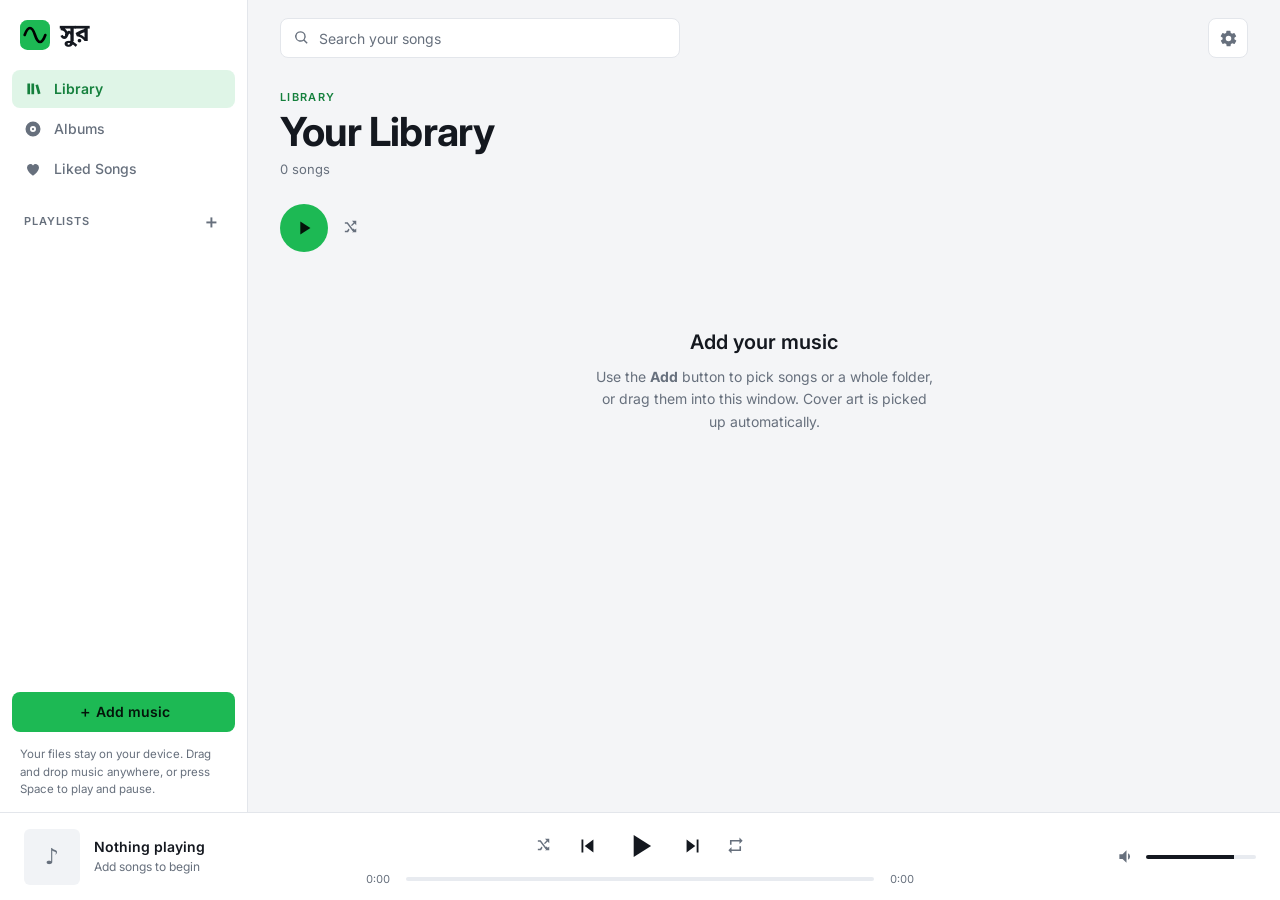
<file: index.html>
<!DOCTYPE html>
<html lang="en">
<head>
<meta charset="utf-8">
<meta name="color-scheme" content="dark light">
<meta name="theme-color" content="#12151a">
<meta name="viewport" content="width=device-width, initial-scale=1, viewport-fit=cover">
<title>সুর</title>
<script>try{var m=localStorage.getItem("sur.theme");if(m!=="light"&&m!=="dark")m="auto";document.documentElement.dataset.theme=m==="auto"?(matchMedia("(prefers-color-scheme:light)").matches?"light":"dark"):m}catch(e){}</script>
<link rel="preconnect" href="https://fonts.googleapis.com"><link href="https://fonts.googleapis.com/css2?family=Inter:wght@400;500;600;700&family=Noto+Sans+Bengali:wght@500;700&display=swap" rel="stylesheet">
<link rel="icon" type="image/svg+xml" href="data:image/svg+xml,%3Csvg xmlns='http://www.w3.org/2000/svg' viewBox='0 0 90 90'%3E%3Crect width='90' height='90' rx='22' fill='%231db954'/%3E%3Cpath d='M14 45C24 17 36 17 45 45S66 73 76 45' fill='none' stroke='black' stroke-width='11' stroke-linecap='round'/%3E%3C/svg%3E">
<link rel="stylesheet" href="style.css">
</head>
<body>
<div id="app">
 <aside id="side">
  <div class="logo"><svg class="mark" viewBox="0 0 90 90" aria-hidden="true"><rect width="90" height="90" rx="22" fill="#1db954"/><path d="M14 45C24 17 36 17 45 45S66 73 76 45" fill="none" stroke="#000" stroke-width="8" stroke-linecap="round"/></svg><span class="lb">সুর</span></div>
  <button class="nav on" data-v="all"><svg viewBox="0 0 24 24"><path d="M4 4h4v16H4zm6 0h4v16h-4zm6 2.5 3.8-1 3.7 13.5-3.9 1z" transform="scale(.9) translate(1 1)"/></svg>Library</button>
  <button class="nav" data-v="albums"><svg viewBox="0 0 24 24"><path d="M12 2a10 10 0 1 0 0 20 10 10 0 0 0 0-20zm0 14a4 4 0 1 1 0-8 4 4 0 0 1 0 8zm0-5.500a1.500 1.500 0 1 0 0 3 1.500 1.500 0 0 0 0-3z"/></svg>Albums</button>
  <button class="nav" data-v="liked"><svg viewBox="0 0 24 24"><path d="M12 21s-8-5.2-8-11a4.5 4.5 0 0 1 8-2.8A4.5 4.5 0 0 1 20 10c0 5.800-8 11-8 11z"/></svg>Liked Songs</button>
  <button class="nav mob" data-v="playlists"><svg viewBox="0 0 24 24"><path d="M3 6h12v2H3zm0 4h12v2H3zm0 4h8v2H3zm13-4v6.5a2.5 2.5 0 1 0 2 2.500V8h3V6h-5z"/></svg>Playlists</button>
  <div class="plh"><span>Playlists</span><button id="newPl" title="New playlist">＋</button></div>
  <div id="pls"></div>
  <button class="add" id="addF">＋ Add music</button>
  <div class="hint">Your files stay on your device. Drag and drop music anywhere, or press Space to play and pause.</div>
  <input type="file" id="fi" accept="audio/*,.mp3,.m4a,.flac,.wav,.ogg,.opus,.aac" multiple hidden>
  <input type="file" id="fd" webkitdirectory multiple hidden>
 </aside>

 <main id="main">
  <div id="drop">Drop music to add it</div>
  <div id="top"><div class="logo mlogo"><svg class="mark" viewBox="0 0 90 90" aria-hidden="true"><rect width="90" height="90" rx="22" fill="#1db954"/><path d="M14 45C24 17 36 17 45 45S66 73 76 45" fill="none" stroke="#000" stroke-width="8" stroke-linecap="round"/></svg><span class="lb">সুর</span></div><div class="sw"><svg viewBox="0 0 24 24"><path d="M10.5 3a7.500 7.500 0 0 1 5.900 12.100l4.300 4.300-1.400 1.400-4.300-4.300A7.500 7.500 0 1 1 10.500 3zm0 2a5.500 5.500 0 1 0 0 11 5.500 5.500 0 0 0 0-11z"/></svg><input id="q" placeholder="Search your songs" type="search"></div><button id="setBtn" aria-label="Settings" title="Settings"><svg viewBox="0 0 24 24"><path d="M19.4 13a7.800 7.800 0 0 0 0-2l2.100-1.600a.5.5 0 0 0 .1-.6l-2-3.500a.5.5 0 0 0-.6-.2l-2.500 1a7.400 7.400 0 0 0-1.700-1l-.4-2.600a.5.500 0 0 0-.5-.4h-4a.5.5 0 0 0-.5.4l-.4 2.600c-.6.300-1.200.600-1.700 1l-2.500-1a.5.5 0 0 0-.6.200l-2 3.500a.5.5 0 0 0 .1.600L4.600 11a7.800 7.800 0 0 0 0 2l-2.100 1.600a.5.5 0 0 0-.1.600l2 3.500c.1.200.4.300.6.200l2.500-1c.5.400 1.100.700 1.700 1l.4 2.600c0 .2.200.4.500.4h4c.3 0 .5-.2.5-.4l.4-2.600c.6-.3 1.200-.6 1.700-1l2.500 1c.2.100.5 0 .6-.2l2-3.500a.5.5 0 0 0-.1-.6zM12 15.500a3.500 3.500 0 1 1 0-7 3.500 3.500 0 0 1 0 7z"/></svg></button><button id="addM" aria-label="Add songs">＋</button></div>
  <div id="hero"><div id="cover">♪</div><div><small>Playlist</small><h1 id="ttl">Your Library</h1><p id="sub">0 songs</p></div></div>
  <div id="actions">
   <button id="big" aria-label="Play"><svg viewBox="0 0 24 24"><path d="M8 5v14l11-7z"/></svg></button>
   <button class="ic" id="shuf2" title="Shuffle"><svg viewBox="0 0 24 24"><path d="M14 4h6v6l-2.300-2.300-3.700 3.700-1.400-1.400 3.700-3.700zM4 6h4l9 12h3v2h-4L7 8H4zm0 12h3l2.300-3.100 1.300 1.700L8.500 20H4zM14 20l2.300-2.300-1.700-1.700 1.400-1.400L18 16.600 20 14.600V20z" transform="scale(.9)"/></svg></button>
   <span id="plact" style="display:none;gap:10px"><button class="pill" id="plren">Rename</button><button class="pill" id="pldel">Delete</button></span>
  </div>
  <div id="list"></div>
 </main>

 <footer id="bar">
  <button id="npc" aria-label="Close player">⌄</button>
  <div id="now"><div class="art" id="nart" >♪</div><div style="min-width:0"><b id="nt">Nothing playing</b><span id="na">Add songs to begin</span></div></div>
  <div id="ctrl">
   <div class="btns">
    <button class="ic" id="shuf" title="Shuffle"><svg viewBox="0 0 24 24"><path d="M14 4h6v6l-2.300-2.300-3.700 3.700-1.400-1.400 3.700-3.700zM4 6h4l9 12h3v2h-4L7 8H4zm0 12h3l2.300-3.100 1.300 1.700L8.500 20H4zM14 20l2.300-2.300-1.700-1.700 1.400-1.400L18 16.600 20 14.600V20z" transform="scale(.9)"/></svg></button>
    <button class="ic" id="prev" title="Previous"><svg viewBox="0 0 24 24"><path d="M6 5h2v14H6zm3.500 7L19 5v14z"/></svg></button>
    <button id="play" title="Play/Pause"><svg viewBox="0 0 24 24"><path d="M8 5v14l11-7z"/></svg></button>
    <button class="ic" id="next" title="Next"><svg viewBox="0 0 24 24"><path d="M16 5h2v14h-2zM5 19V5l9.500 7z"/></svg></button>
    <button class="ic" id="rep" title="Repeat"><svg viewBox="0 0 24 24"><path d="M7 7h10v3l4-4-4-4v3H5v6h2zm10 10H7v-3l-4 4 4 4v-3h12v-6h-2z"/></svg></button>
   </div>
   <div class="seek"><span id="cur">0:00</span><input type="range" id="seek" min="0" max="1000" value="0"><span id="dur">0:00</span></div>
  </div>
  <div id="vol"><button class="ic" id="mute"><svg viewBox="0 0 24 24"><path d="M3 9v6h4l5 5V4L7 9zm13.500 3A4.500 4.500 0 0 0 14 8v8a4.500 4.500 0 0 0 2.500-4z"/></svg></button><input type="range" id="vr" min="0" max="100" value="80"></div>
 </footer>
</div>

<div id="set" role="dialog" aria-modal="true" aria-labelledby="sett"><div class="sbox">
 <div class="shead"><h3 id="sett">Settings</h3><button id="setx" aria-label="Close">✕</button></div>
 <section>
  <h4>Appearance</h4>
  <div class="seg" id="seg" role="group" aria-label="Theme"><button data-m="auto">Auto</button><button data-m="light">Light</button><button data-m="dark">Dark</button></div>
  <p class="sn">Auto follows your device's light or dark setting.</p>
 </section>
 <section>
  <div class="eqh"><h4>Equalizer</h4><label class="tog" aria-label="Turn equalizer on or off"><input type="checkbox" id="eqon"><span></span></label></div>
  <div class="eqrow"><select id="eqpre" aria-label="Equalizer preset"></select><button class="pill" id="eqreset">Reset</button></div>
  <div id="eqb" class="eqb"></div>
  <p class="sn" id="eqnote"></p>
 </section>
</div></div>
<div id="menu"></div><div id="toast"></div>
<div id="dlg"><div class="box"><h3 id="dt"></h3><input id="di" maxlength="60" placeholder="Playlist name"><div class="bt"><button id="dc">Cancel</button><button id="dok">Save</button></div></div></div>
<script src="script.js"></script>
</body>
</html>
</file>
<file: style.css>
:root{color-scheme:dark;--bg:#0b0d10;--panel:#12151a;--panel2:#181c22;--hover:#20252d;--line:#232830;--text:#eceef2;--muted:#8b93a0;--accent:#1db954;--accent-ink:#34d36c;--on-accent:#04140a;--shadow:0 12px 32px #0008;
box-sizing:border-box;padding-top:env(safe-area-inset-top,0px);padding-bottom:env(safe-area-inset-bottom,0px)}
:root[data-theme="light"]{color-scheme:light;--bg:#f4f5f7;--panel:#ffffff;--panel2:#f1f3f6;--hover:#e8ebf0;--line:#e3e6eb;--text:#14181f;--muted:#67707d;--accent-ink:#15803d;--shadow:0 12px 32px #1a22301f}
html{scroll-padding-top:env(safe-area-inset-top,0px)}
*{box-sizing:border-box}
html,body{height:100%;margin:0;-webkit-tap-highlight-color:transparent}
@supports(height:100dvh){html,body{height:100dvh}}
body{background:var(--bg);color:var(--text);font-family:Inter,system-ui,-apple-system,"Segoe UI",Roboto,"Noto Sans Bengali",sans-serif;font-size:14px;line-height:1.4;overflow:hidden;-webkit-font-smoothing:antialiased}
button{font:inherit;color:inherit;background:none;border:0;cursor:pointer;padding:0;touch-action:manipulation}
button:focus-visible,input:focus-visible{outline:2px solid var(--accent);outline-offset:2px}
svg{width:1em;height:1em;fill:currentColor;display:block}
.art{display:grid;place-items:center;color:var(--muted);flex:none;background-size:cover}

#app{height:100%;display:grid;grid-template-columns:248px minmax(0,1fr);grid-template-rows:minmax(0,1fr) 88px}

/* sidebar */
#side{grid-column:1;grid-row:1;display:flex;flex-direction:column;gap:2px;padding:20px 12px 14px;background:var(--panel);border-right:1px solid var(--line);min-height:0}
.logo{display:flex;align-items:center;gap:10px;padding:0 8px 18px}
.logo .mark{width:30px;height:30px;flex:none}
.lb{font-size:24px;font-weight:700;line-height:1;font-family:"Noto Sans Bengali",Inter,sans-serif}
.nav{display:flex;align-items:center;gap:12px;height:38px;padding:0 12px;border-radius:8px;color:var(--muted);font-weight:500;width:100%;text-align:left;transition:background .15s,color .15s}
.nav svg{font-size:18px;flex:none}
.nav:hover{background:var(--panel2);color:var(--text)}
.nav.on{background:color-mix(in srgb,var(--accent) 14%,transparent);color:var(--accent-ink);font-weight:600}
.nav.mob{display:none}
.plh{display:flex;align-items:center;justify-content:space-between;margin:20px 12px 6px;color:var(--muted);font-size:11px;font-weight:600;text-transform:uppercase;letter-spacing:.08em}
.plh button{width:24px;height:24px;border-radius:6px;font-size:18px;line-height:1;color:var(--muted);display:grid;place-items:center}
.plh button:hover{background:var(--panel2);color:var(--text)}
#pls{display:flex;flex-direction:column;gap:2px;overflow:auto;min-height:0;flex:1 1 auto}
.pi{width:18px;text-align:center;font-size:15px;flex:none}
.pn{white-space:nowrap;overflow:hidden;text-overflow:ellipsis}
.add{margin-top:10px;height:40px;border-radius:8px;background:var(--accent);color:var(--on-accent);font-weight:600;text-align:center;transition:filter .15s}
.add:hover{filter:brightness(1.08)}
.hint{margin:12px 8px 0;color:var(--muted);font-size:11.5px;line-height:1.5}

/* main */
#main{grid-column:2;grid-row:1;display:flex;flex-direction:column;min-height:0;position:relative;overflow:hidden}
#top{display:flex;align-items:center;gap:10px;padding:18px 32px 0}
.mlogo{display:none}
.sw{position:relative;flex:1;max-width:400px}
.sw svg{position:absolute;left:13px;top:11px;font-size:17px;color:var(--muted)}
#q{width:100%;height:40px;background:var(--panel);border:1px solid var(--line);color:var(--text);padding:0 14px 0 38px;border-radius:8px;font:inherit;outline:none;transition:border-color .15s}
#q::placeholder{color:var(--muted)}
#q:focus{border-color:var(--accent)}
#setBtn{width:40px;height:40px;border-radius:8px;border:1px solid var(--line);background:var(--panel);color:var(--muted);display:grid;place-items:center;font-size:19px;flex:none;margin-left:auto;transition:color .15s,border-color .15s}
#setBtn:hover{color:var(--text);border-color:var(--muted)}
#addM{display:none;width:40px;height:40px;border-radius:8px;background:var(--accent);color:var(--on-accent);font-size:22px;place-items:center;flex:none}
#hero{display:flex;align-items:flex-end;gap:24px;padding:28px 32px 6px}
#cover{width:152px;aspect-ratio:1;border-radius:8px;flex:none;display:grid;place-items:center;font-size:44px;color:var(--muted);background:var(--panel2) center/cover;box-shadow:var(--shadow)}
#hero small{font-weight:600;font-size:11px;text-transform:uppercase;letter-spacing:.12em;color:var(--accent-ink)}
#hero h1{font-size:clamp(26px,3.4vw,40px);margin:4px 0 6px;line-height:1.1;font-weight:700;letter-spacing:-.02em;overflow-wrap:anywhere}
#hero p{margin:0;color:var(--muted);font-size:13px}
#actions{display:flex;align-items:center;gap:14px;padding:20px 32px 14px;flex-wrap:wrap}
#big{width:48px;height:48px;border-radius:50%;background:var(--accent);color:var(--on-accent);display:grid;place-items:center;font-size:22px;transition:transform .15s,filter .15s}
#big:hover{transform:scale(1.05);filter:brightness(1.08)}
#actions .ic{color:var(--muted)}#actions .ic:hover{color:var(--text)}#actions .ic.on{color:var(--accent-ink)}
#set{position:fixed;inset:0;background:#0009;display:none;place-items:center;z-index:45}#set.on{display:grid}
.sbox{background:var(--panel);border:1px solid var(--line);border-radius:14px;width:min(500px,94vw);max-height:90vh;max-height:90dvh;overflow:auto;padding:22px 24px 24px;box-shadow:var(--shadow)}
.shead{display:flex;align-items:center;justify-content:space-between;margin-bottom:6px}
.shead h3{margin:0;font-size:18px;font-weight:600}
#setx{width:32px;height:32px;border-radius:8px;color:var(--muted);font-size:15px}#setx:hover{background:var(--panel2);color:var(--text)}
.sbox section{padding:18px 0;border-top:1px solid var(--line)}.sbox section:first-of-type{border-top:0}
.sbox h4{margin:0 0 12px;font-size:12px;font-weight:600;text-transform:uppercase;letter-spacing:.08em;color:var(--muted)}
.sn{margin:10px 0 0;font-size:12px;color:var(--muted);line-height:1.5}
.seg{display:grid;grid-template-columns:repeat(3,1fr);gap:4px;padding:4px;background:var(--panel2);border-radius:10px}
.seg button{height:34px;border-radius:7px;font-weight:500;color:var(--muted);transition:background .15s,color .15s}
.seg button:hover{color:var(--text)}
.seg button.on{background:var(--bg);color:var(--text);box-shadow:0 0 0 1px var(--line)}
.eqh{display:flex;align-items:center;justify-content:space-between;margin-bottom:12px}.eqh h4{margin:0}
.tog{position:relative;width:42px;height:24px;flex:none;cursor:pointer}
.tog input{position:absolute;inset:0;opacity:0;margin:0;cursor:pointer;z-index:1}
.tog span{position:absolute;inset:0;border-radius:99px;background:var(--hover);transition:background .2s}
.tog span::after{content:"";position:absolute;top:3px;left:3px;width:18px;height:18px;border-radius:50%;background:#fff;transition:transform .2s;box-shadow:0 1px 3px #0005}
.tog input:checked+span{background:var(--accent)}.tog input:checked+span::after{transform:translateX(18px)}
.tog input:focus-visible+span{outline:2px solid var(--accent);outline-offset:2px}
.eqrow{display:flex;gap:8px;margin-bottom:14px}
#eqpre{flex:1;height:36px;border-radius:8px;border:1px solid var(--line);background:var(--bg);color:var(--text);font:inherit;padding:0 10px}
.eqb{display:grid;grid-template-columns:repeat(10,1fr);gap:2px;justify-items:center;transition:opacity .2s}
.eqb.off{opacity:.45}
.band{display:flex;flex-direction:column;align-items:center;gap:6px;min-width:0}
.band .g{font-size:10px;color:var(--muted);font-variant-numeric:tabular-nums;height:12px}
.band .f{font-size:10px;color:var(--muted)}
input[type=range].eqs{-webkit-appearance:none;appearance:none;writing-mode:vertical-lr;direction:rtl;width:24px;height:132px;flex:none;background:none;padding:0;margin:0;cursor:pointer}
.eqs::-webkit-slider-runnable-track{width:4px;height:100%;border-radius:4px;background:var(--hover)}
.eqs::-moz-range-track{width:4px;height:100%;border-radius:4px;background:var(--hover)}
input[type=range].eqs::-webkit-slider-thumb{-webkit-appearance:none;width:14px;height:14px;border-radius:50%;background:var(--accent);opacity:1;margin-left:-5px}
.eqs::-moz-range-thumb{width:14px;height:14px;border:0;border-radius:50%;background:var(--accent)}
.eqs:disabled{cursor:default}input[type=range].eqs:disabled::-webkit-slider-thumb{background:var(--muted)}.eqs:disabled::-moz-range-thumb{background:var(--muted)}
@media (max-width:820px){#set{place-items:end center}.sbox{width:100%;max-height:88dvh;border-radius:16px 16px 0 0;border-bottom:0;padding-bottom:calc(24px + env(safe-area-inset-bottom,0px))}input[type=range].eqs{height:116px}}
.pill{border:1px solid var(--line);border-radius:8px;padding:7px 14px;font-size:13px;font-weight:500;color:var(--text);transition:border-color .15s,background .15s}
.pill:hover{border-color:var(--muted);background:var(--panel)}
#list{flex:1;overflow:auto;padding:0 20px 24px}

.row{display:grid;grid-template-columns:44px 1fr 36px 36px 64px;align-items:center;gap:12px;padding:0 12px;border-radius:8px;color:var(--muted);font-size:13px;cursor:pointer;user-select:none;transition:background .15s}
.row.head{position:sticky;top:0;height:40px;background:var(--bg);border-bottom:1px solid var(--line);border-radius:0;cursor:default;font-size:11px;font-weight:600;text-transform:uppercase;letter-spacing:.08em;z-index:1}
.row:not(.head):hover{background:var(--panel)}
.row .n{text-align:center;font-variant-numeric:tabular-nums}
.row .t{display:flex;align-items:center;gap:12px;min-width:0}
.row .t div{min-width:0}
.row .t b{display:block;color:var(--text);font-weight:500;font-size:14px;white-space:nowrap;overflow:hidden;text-overflow:ellipsis}
.row .t span{font-size:12px;white-space:nowrap;overflow:hidden;text-overflow:ellipsis;display:block}
.row .t .art{width:42px;height:42px;border-radius:6px;font-size:15px;display:grid}
.row.cur{background:color-mix(in srgb,var(--accent) 11%,transparent)}
.row.cur .t b,.row.cur .n{color:var(--accent-ink)}
.row .d{text-align:right;font-variant-numeric:tabular-nums}
.heart,.addpl{font-size:19px;line-height:1;color:var(--muted);opacity:0;transition:opacity .15s,color .15s;display:grid;place-items:center;height:32px}
.row:hover .heart,.row:hover .addpl,.heart.on{opacity:1}
.heart.on{color:var(--accent-ink)}.addpl:hover,.heart:hover{color:var(--text)}.heart.on:hover{color:var(--accent-ink)}
@media (hover:none){.addpl,.heart{opacity:1}}
.bars{display:none;gap:2px;height:14px;align-items:flex-end;justify-content:center}
.bars i{width:3px;background:var(--accent);border-radius:2px;animation:b .8s infinite ease-in-out}
.bars i:nth-child(2){animation-delay:.2s}.bars i:nth-child(3){animation-delay:.4s}
.row.cur.playing .bars{display:flex}.row.cur.playing .num{display:none}
#vrows .row{height:60px}

.grid{display:grid;grid-template-columns:repeat(auto-fill,minmax(168px,1fr));gap:18px;padding:8px 12px}
.card{padding:12px;border-radius:10px;background:var(--panel);border:1px solid var(--line);cursor:pointer;min-width:0;transition:border-color .15s,transform .2s;animation:rise .3s ease both}
.card:hover{border-color:var(--muted);transform:translateY(-2px)}
.card .art{width:100%;aspect-ratio:1;font-size:40px;border-radius:6px;margin-bottom:12px}
.card b,.card span{display:block;white-space:nowrap;overflow:hidden;text-overflow:ellipsis}
.card b{font-size:14px;font-weight:600}.card span{font-size:12px;color:var(--muted);margin-top:2px}
#empty{margin:60px auto;text-align:center;color:var(--muted);max-width:380px;line-height:1.6;padding:0 20px}
#empty h2{color:var(--text);margin:0 0 8px;font-size:20px;font-weight:600}
#drop{position:absolute;inset:12px;background:color-mix(in srgb,var(--accent) 10%,var(--bg));border:2px dashed var(--accent);border-radius:12px;display:none;place-items:center;font-size:18px;font-weight:600;z-index:5;pointer-events:none}
#drop.on{display:grid}

/* player bar */
#bar{grid-column:1/3;grid-row:2;display:grid;grid-template-columns:minmax(0,1fr) minmax(360px,2fr) minmax(0,1fr);align-items:center;gap:24px;padding:0 24px;background:var(--panel);border-top:1px solid var(--line)}
#npc{display:none}
#now{display:flex;align-items:center;gap:14px;min-width:0}
#nart{width:56px;height:56px;border-radius:6px;font-size:22px;background:var(--panel2)}
#now>div{min-width:0}
#now b{display:block;font-size:14px;font-weight:600;white-space:nowrap;overflow:hidden;text-overflow:ellipsis}
#now span{display:block;font-size:12px;color:var(--muted);white-space:nowrap;overflow:hidden;text-overflow:ellipsis;margin-top:2px}
#ctrl{display:flex;flex-direction:column;align-items:center;gap:6px;min-width:0}
.btns{display:flex;align-items:center;gap:22px}
.ic{font-size:19px;color:var(--muted);position:relative;transition:color .15s}
.ic:hover{color:var(--text)}.ic.on{color:var(--accent-ink)}
.rep1::after{content:"1";position:absolute;font-size:8px;font-weight:700;margin:-2px 0 0 -6px;color:var(--accent-ink)}
#prev,#next{font-size:22px;color:var(--text)}
#play{width:40px;height:40px;color:var(--text);display:grid;place-items:center;font-size:38px;transition:transform .15s}
#play:hover{transform:scale(1.07)}
.seek{display:flex;align-items:center;gap:10px;width:100%;max-width:560px;font-size:11px;color:var(--muted);font-variant-numeric:tabular-nums}
.seek span{width:36px;text-align:center}
#vol{display:flex;align-items:center;gap:10px;justify-content:flex-end}
#vol input{width:110px;flex:none}
input[type=range]{-webkit-appearance:none;appearance:none;flex:1;height:4px;border-radius:99px;background:linear-gradient(to right,var(--text) var(--p,0%),var(--hover) var(--p,0%));outline:none;cursor:pointer;margin:0;min-width:0}
input[type=range]::-webkit-slider-thumb{-webkit-appearance:none;width:12px;height:12px;border-radius:50%;background:var(--text);opacity:0;transition:opacity .15s}
input[type=range]::-moz-range-thumb{width:12px;height:12px;border:0;border-radius:50%;background:var(--text)}
input[type=range]:hover::-webkit-slider-thumb{opacity:1}

/* popups */
#menu{position:fixed;display:none;z-index:30;background:var(--panel);border:1px solid var(--line);border-radius:10px;padding:4px;min-width:200px;max-width:280px;max-height:50vh;overflow:auto;box-shadow:var(--shadow)}
#menu button{display:block;width:100%;text-align:left;padding:9px 12px;border-radius:6px;font-size:13.5px;white-space:nowrap;overflow:hidden;text-overflow:ellipsis}
#menu button:hover{background:var(--panel2)}
#menu .new{margin-top:4px;border-top:1px solid var(--line);border-radius:0 0 6px 6px;color:var(--accent-ink);font-weight:600}
#dlg{position:fixed;inset:0;background:#0009;display:none;place-items:center;z-index:40}#dlg.on{display:grid}
#dlg .box{background:var(--panel);border:1px solid var(--line);padding:24px;border-radius:12px;width:min(380px,90vw);box-shadow:var(--shadow)}
#dlg h3{margin:0 0 16px;font-size:17px;font-weight:600}
#di{width:100%;height:40px;padding:0 12px;border-radius:8px;border:1px solid var(--line);background:var(--bg);color:var(--text);font:inherit;outline:none}
#di:focus{border-color:var(--accent)}
.bt{display:flex;justify-content:flex-end;gap:8px;margin-top:20px}
.bt button{height:36px;padding:0 18px;border-radius:8px;font-weight:600;border:1px solid var(--line)}
.bt button:hover{background:var(--panel2)}
#dok{background:var(--accent);color:var(--on-accent);border-color:var(--accent)}#dok:hover{background:var(--accent);filter:brightness(1.08)}
#toast{position:fixed;left:50%;bottom:108px;transform:translateX(-50%);background:var(--text);color:var(--bg);padding:10px 16px;border-radius:8px;font-weight:500;font-size:13px;opacity:0;pointer-events:none;transition:opacity .2s;z-index:50;max-width:90vw}#toast.on{opacity:1}

@keyframes b{0%,100%{height:3px}50%{height:14px}}
@keyframes rise{from{opacity:0;transform:translateY(8px)}}

@media (max-width:1100px){#bar{grid-template-columns:minmax(0,1fr) minmax(300px,1.6fr) 120px}#vol input{width:70px}}

/* phone */
@media (max-width:820px){
#app{grid-template-columns:1fr;grid-template-rows:minmax(0,1fr) auto auto}
#main{grid-column:1;grid-row:1}
#bar{grid-column:1;grid-row:2}
#side{grid-column:1;grid-row:3;flex-direction:row;padding:4px 6px;gap:2px;border-right:0;border-top:1px solid var(--line);justify-content:space-around}
#side .logo,.hint,.plh,#pls,.add{display:none}
.nav,.nav.mob{display:flex;flex-direction:column;gap:2px;height:auto;padding:8px 2px;font-size:11px;flex:1;width:auto;align-items:center;justify-content:center;text-align:center;border-radius:8px}
.nav svg{font-size:21px}
.nav.on{background:none}
#top{padding:12px 16px 0;flex-wrap:wrap;row-gap:10px}
.mlogo{display:flex;padding:0}
.mlogo .mark{width:28px;height:28px}
.sw{order:3;flex:1 1 100%;max-width:none}
#setBtn{order:1}#addM{order:2;display:grid}
#hero{padding:18px 16px 0;gap:16px}
#cover{width:104px;font-size:32px}
#hero h1{font-size:26px}
#actions{padding:14px 16px 10px}
#list{padding:0 6px 12px}.row.head{display:none}
.row{grid-template-columns:30px 1fr 36px 36px 44px;gap:6px;padding:0 8px;min-height:58px}
.addpl,.heart{opacity:1}
.grid{grid-template-columns:repeat(2,1fr);gap:12px;padding:6px 10px}
#toast{bottom:150px}
#bar:not(.full){display:flex;height:64px;padding:0 14px;gap:10px;justify-content:space-between}
#bar:not(.full) #now{flex:1;cursor:pointer}
#bar:not(.full) #nart{width:44px;height:44px}
#bar:not(.full) #ctrl{width:auto}
#bar:not(.full) .seek,#bar:not(.full) .btns .ic,#bar:not(.full) #vol{display:none}
#bar:not(.full) #play{width:40px;height:40px;font-size:34px}
#bar.full{position:fixed;inset:0;z-index:25;display:flex;flex-direction:column;justify-content:center;align-items:center;gap:24px;border:0;padding:calc(env(safe-area-inset-top,0px) + 56px) 24px calc(env(safe-area-inset-bottom,0px) + 24px);background:color-mix(in srgb,var(--hue,#2a2550) 22%,var(--panel))}
#bar.full #npc{display:block;position:absolute;top:calc(env(safe-area-inset-top,0px) + 12px);left:14px;font-size:30px;padding:6px 10px}
#bar.full #now{flex-direction:column;text-align:center;width:100%;gap:20px}
#bar.full #nart{width:min(80vw,42vh,340px);height:auto;aspect-ratio:1;border-radius:10px;font-size:72px;box-shadow:var(--shadow)}
#bar.full #now b{font-size:21px}#bar.full #now span{font-size:14px}
#bar.full #ctrl{width:100%;gap:22px}
#bar.full .seek{order:-1;max-width:420px;font-size:12px}
#bar.full .btns{width:100%;max-width:360px;justify-content:space-between}
#bar.full #play{width:64px;height:64px;font-size:60px}
#bar.full .ic{font-size:24px}#bar.full #prev,#bar.full #next{font-size:30px}
#bar.full #vol{display:flex;width:100%;max-width:340px;justify-content:flex-start}
#bar.full #vol input{flex:1;width:auto}
#bar.full input[type=range]{height:5px}
#bar.full input[type=range]::-webkit-slider-thumb{opacity:1;width:14px;height:14px}
}
@media (prefers-reduced-motion:reduce){*,*::before,*::after{animation:none!important;transition:none!important}}
</file>
